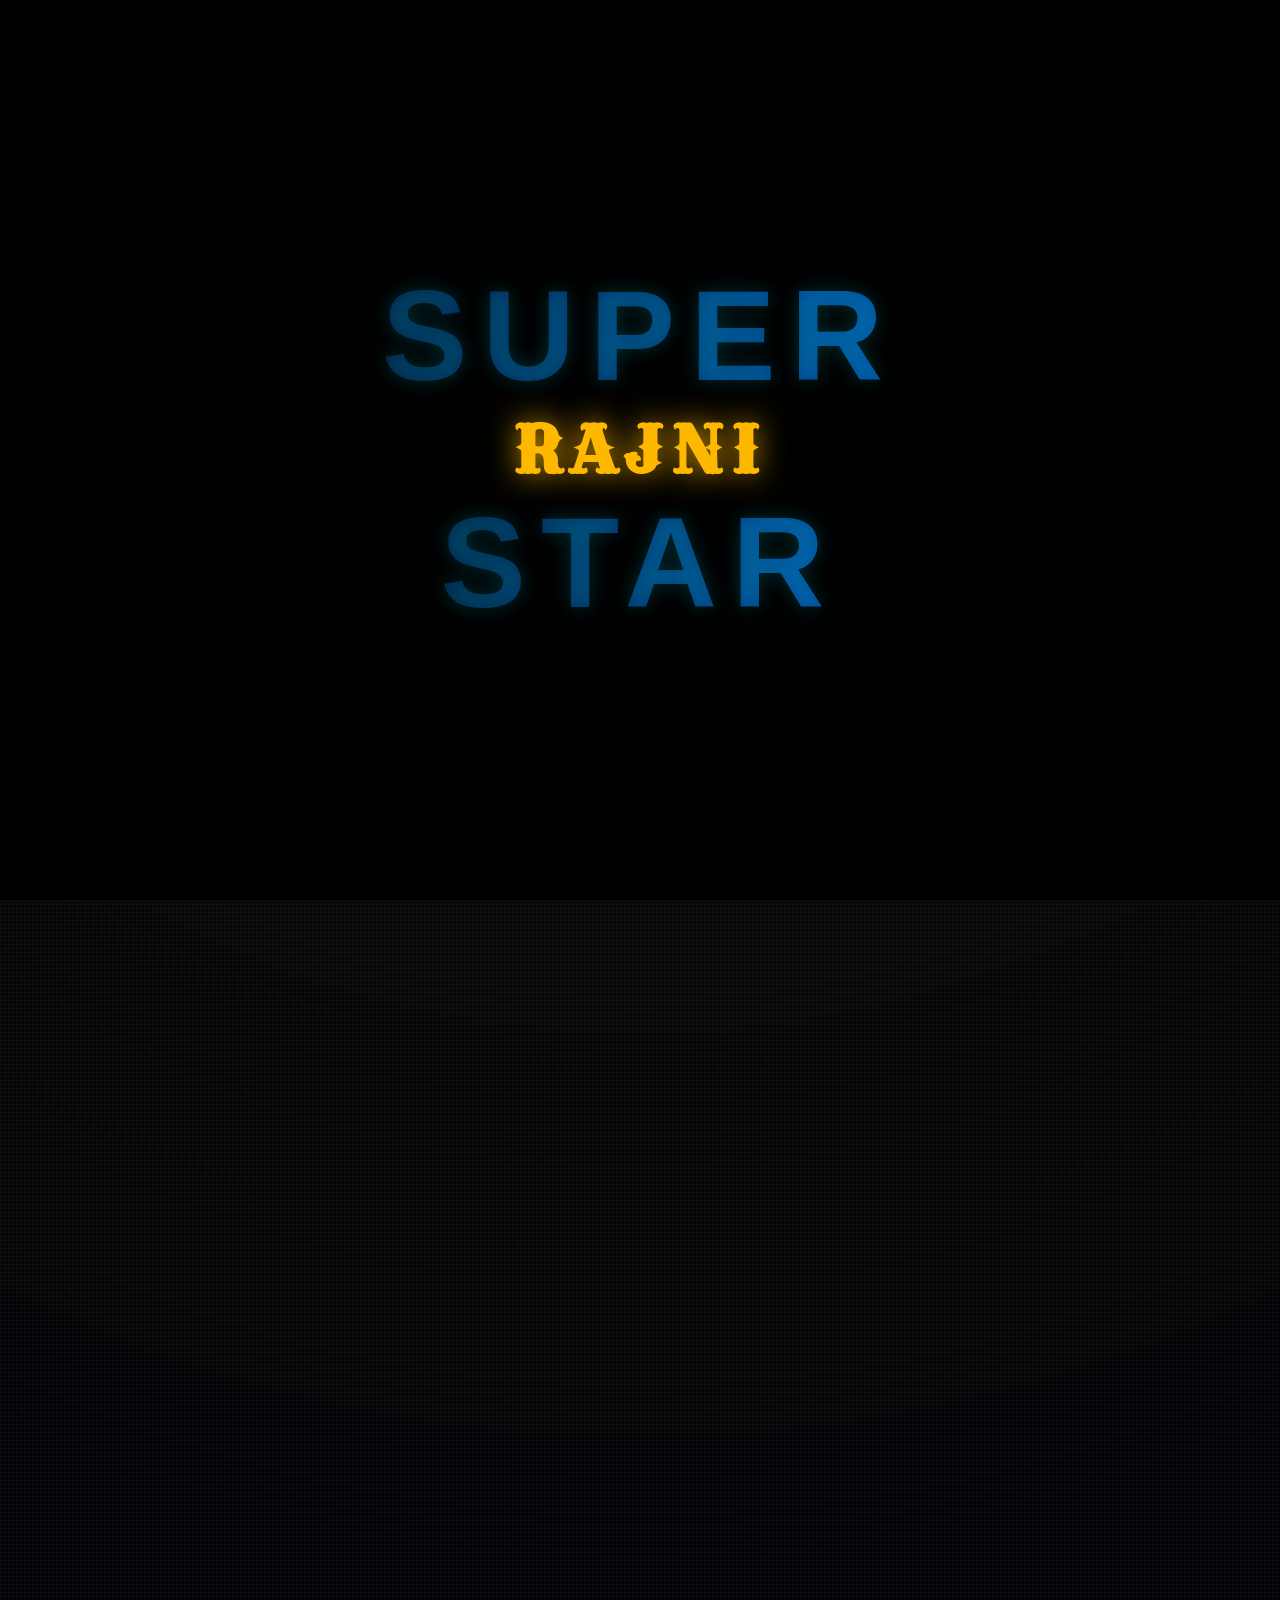
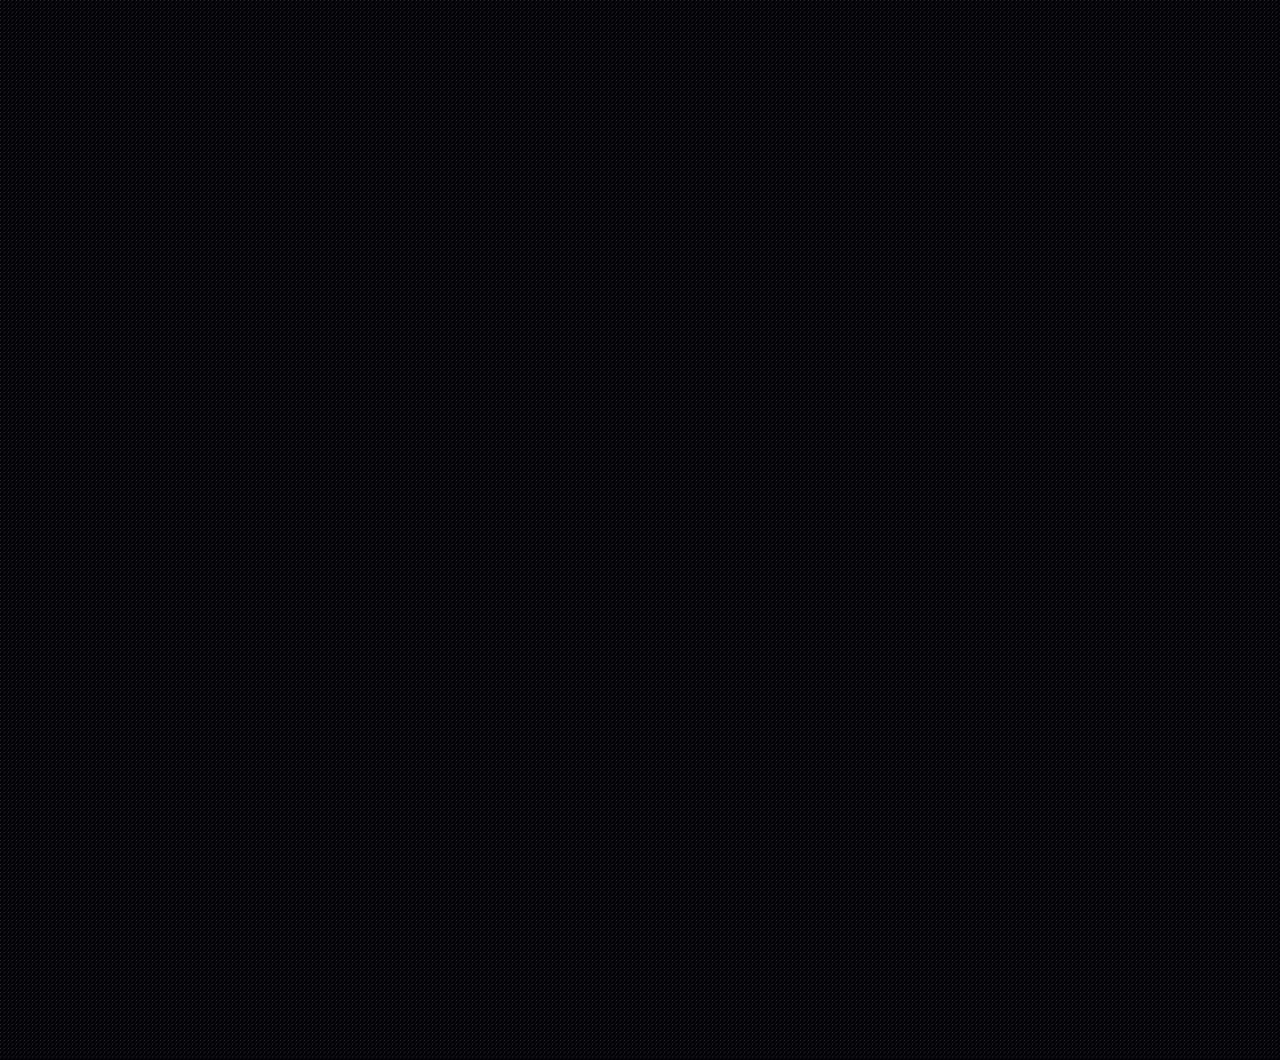
<file: index.html>
<!DOCTYPE html>
<html lang="en">
<head>
  <meta charset="UTF-8" />
  <meta name="viewport" content="width=device-width, initial-scale=1.0" />
  <title>THALAIVAR.AI — Superstar Rajinikanth</title>
  <meta name="description" content="The ultimate AI-powered fan platform dedicated to Superstar Rajinikanth. Movies, dialogues, analytics, and fan community." />
  <link rel="stylesheet" href="css/style.css" />
  <style>
    /* ── Hero Section ── */
    .hero {
      min-height: 100vh;
      display: flex;
      align-items: center;
      justify-content: center;
      position: relative;
      overflow: hidden;
      padding: 2rem;
      background: radial-gradient(circle at center, rgba(255,184,0,0.1) 0%, transparent 70%);
    }

    .hero-content {
      position: relative;
      z-index: 2;
      text-align: center;
      max-width: 1000px;
    }

    .hero-eyebrow {
      display: inline-flex;
      align-items: center;
      gap: 12px;
      background: rgba(0,0,0,0.8);
      border: 1px solid var(--gold-primary);
      border-radius: 4px;
      padding: 8px 24px;
      font-size: 0.9rem;
      font-weight: 800;
      color: var(--gold-primary);
      letter-spacing: 4px;
      text-transform: uppercase;
      margin-bottom: 2rem;
      box-shadow: inset 0 0 10px rgba(255,184,0,0.2);
    }

    .hero-title {
      font-family: 'Cinzel', serif;
      font-size: clamp(3rem, 8vw, 6rem);
      font-weight: 900;
      line-height: 1.1;
      margin-bottom: 1.5rem;
      text-transform: uppercase;
    }
    
    .hero-title .line1 {
      display: block;
      color: #FFF;
      font-size: clamp(1.2rem, 3vw, 2rem);
      letter-spacing: 10px;
      margin-bottom: 0.5rem;
      text-shadow: 2px 2px 5px #000;
    }

    .hero-title .line2 {
      display: block;
      color: transparent;
      background: linear-gradient(135deg, var(--gold-light), var(--gold-primary), var(--gold-dark));
      -webkit-background-clip: text;
      background-clip: text;
      filter: drop-shadow(0 0 20px rgba(255,184,0,0.5));
      letter-spacing: 5px;
    }

    .hero-subtitle {
      color: var(--text-secondary);
      font-size: clamp(1.1rem, 2vw, 1.3rem);
      max-width: 700px;
      margin: 0 auto 3rem;
      font-weight: 400;
      letter-spacing: 1px;
    }

    .hero-actions {
      display: flex;
      align-items: center;
      justify-content: center;
      gap: 1.5rem;
      flex-wrap: wrap;
    }

    .movies-grid {
      display: grid;
      grid-template-columns: repeat(auto-fill, minmax(220px, 1fr));
      gap: 2rem;
    }
    
    .movie-card {
      padding: 0;
      border: 2px solid #222;
      border-radius: 4px;
    }
    .movie-card:hover {
      border-color: var(--gold-primary);
    }
    .movie-poster-placeholder {
      width: 100%;
      aspect-ratio: 2/3;
      display: flex;
      flex-direction: column;
      align-items: center;
      justify-content: center;
      gap: 1rem;
      font-size: 4rem;
      background: #111;
      border-bottom: 2px solid #222;
    }
    .movie-info { padding: 1.5rem; background: #0A0A0A; }
    .movie-title { font-weight: 800; font-size: 1.1rem; color: var(--gold-primary); margin-bottom: 8px; text-transform: uppercase; letter-spacing: 1px; }
    .movie-meta { display: flex; justify-content: space-between; color: #FFF; font-weight: 600; font-size: 0.9rem; }
    
    /* Dialogue Section */
    .dialogue-showcase {
      background: #050508;
      border: 2px solid var(--gold-dark);
      border-radius: 4px;
      padding: 4rem;
      text-align: center;
      box-shadow: inset 0 0 50px rgba(255,184,0,0.05);
      position: relative;
    }
    .dialogue-text {
      font-family: 'Cinzel', serif;
      font-size: clamp(1.5rem, 4vw, 2.5rem);
      font-weight: 700;
      color: #FFF;
      line-height: 1.4;
      margin-bottom: 2rem;
      text-shadow: 2px 2px 10px rgba(0,0,0,0.8);
    }
    .dialogue-movie { color: var(--gold-primary); font-size: 1.2rem; font-weight: 700; letter-spacing: 3px; text-transform: uppercase; margin-bottom: 2rem; }
    
    /* Stats */
    .stats-grid { display: grid; grid-template-columns: repeat(auto-fit, minmax(200px, 1fr)); gap: 2rem; }
    .stat-card { background: #000; border: 1px solid var(--glass-border); padding: 3rem 2rem; text-align: center; }
    .stat-number { font-family: 'Cinzel', serif; font-size: 3rem; font-weight: 900; color: var(--gold-primary); line-height: 1; margin-bottom: 0.5rem; }
    .stat-label { color: #FFF; font-weight: 700; text-transform: uppercase; letter-spacing: 2px; font-size: 0.9rem; }
  </style>
</head>
<body>
  <!-- Intro Preloader -->
  <div class="preloader" id="preloader">
    <div class="super-star-intro">
      <span class="super-text">SUPER</span>
      <span class="rajini-text">RAJNI</span>
      <span class="super-text">STAR</span>
    </div>
  </div>

  <canvas id="particles-canvas"></canvas>

  <nav class="navbar" style="opacity: 0;" id="navbar">
    <a href="index.html" class="nav-logo">
      <div class="logo-icon">⭐</div>
      <span class="logo-text">THALAIVAR<span>.AI</span></span>
    </a>
    <ul class="nav-links" id="navLinks">
      <li><a href="index.html" class="active">HOME</a></li>
      <li><a href="movies.html">FILMOGRAPHY</a></li>
      <li><a href="dialogue.html">PUNCH DIALOGUES</a></li>
      <li><a href="analytics.html">BOX OFFICE</a></li>
      <li><a href="fan-arena.html" class="nav-cta">FAN ARENA</a></li>
    </ul>
  </nav>

  <main class="main-content" style="opacity: 0;" id="mainContent">
    <section class="hero">
      <div class="hero-container" style="display: flex; flex-wrap: wrap; align-items: center; justify-content: center; gap: 4rem; max-width: 1300px; margin: 0 auto; width: 100%;">
        <div class="hero-content" style="text-align: left; flex: 1; min-width: 300px; max-width: 600px;">
          <div class="hero-eyebrow">
            <span>🕶️</span> FDFS FAN PLATFORM <span>🕶️</span>
          </div>
          <h1 class="hero-title" style="font-size: clamp(2.5rem, 6vw, 5rem);">
            <span class="line1" style="text-align: left;">TRIBUTE TO THE</span>
            <span class="line2" style="text-align: left;">EMPEROR OF CINEMA</span>
          </h1>
          <p class="hero-subtitle" style="text-align: left; margin: 0 0 3rem 0;">
            From Apoorva Raagangal to Coolie. Explore 50 years of unmatched style, mass, and box office supremacy. 
          </p>
          <div class="hero-actions" style="justify-content: flex-start;">
            <a href="movies.html" class="btn btn-primary">🎬 View 170+ Movies</a>
            <a href="dialogue.html" class="btn btn-outline">💬 Read Dialogues</a>
          </div>
        </div>
        <div class="hero-image" style="flex: 1; min-width: 300px; display: flex; justify-content: center; position: relative;">
          <!-- Glowing effect behind image -->
          <div style="position: absolute; top: 50%; left: 50%; transform: translate(-50%, -50%); width: 80%; height: 80%; background: var(--super-blue); filter: blur(100px); opacity: 0.3; z-index: 0;"></div>
          
          <img src="assets/rajni.jpg" alt="Superstar Rajinikanth" style="position: relative; z-index: 1; max-width: 600px; width: 100%; height: 75vh; object-fit: cover; object-position: top; border-radius: 12px; box-shadow: 0 30px 80px rgba(0,0,0,0.9), 0 0 60px rgba(255,184,0,0.4), 0 0 120px rgba(0,229,255,0.2); border: 2px solid var(--gold-dark); filter: contrast(1.1) brightness(1.05);" />
        </div>
      </div>
    </section>

    <section class="section">
      <div class="badge badge-gold mb-2">Iconic Eras</div>
      <h2 class="section-title">Masterpieces <span>Timeline</span></h2>
      <p class="section-subtitle">Films that defined generations</p>
      <div class="movies-grid" id="featuredMovies"></div>
      <div style="text-align: center; margin-top: 3rem;">
        <a href="movies.html" class="btn btn-outline">EXPLORE FULL ARCHIVE</a>
      </div>
    </section>

    <section class="section" style="padding-top: 0;">
      <div class="dialogue-showcase">
        <div class="badge badge-red mb-2">Punch Dialogue</div>
        <p class="dialogue-text" id="dialogueText">"நான் ஒருத்தன் சொன்னா நூறு பேர் கேப்பாங்க,<br>நான் ஒரு கையை தூக்கினா நூறு கைகள் தூங்கும்!"</p>
        <p class="dialogue-movie" id="dialogueMovie">— BAASHA (1995)</p>
        <button class="btn btn-primary" onclick="randomDialogue()" id="randomDialogueBtn">🔥 ANOTHER PUNCH</button>
      </div>
    </section>

    <section class="section" style="padding-top:0; padding-bottom:4rem;">
      <div class="stats-grid">
        <div class="stat-card">
          <div class="stat-number">170+</div>
          <div class="stat-label">Movies</div>
        </div>
        <div class="stat-card">
          <div class="stat-number">₹10K Cr</div>
          <div class="stat-label">Box Office</div>
        </div>
        <div class="stat-card">
          <div class="stat-number">50+</div>
          <div class="stat-label">Years of Reign</div>
        </div>
      </div>
    </section>
  </main>

  <footer class="footer" style="opacity: 0;" id="footer">
    <div class="footer-brand">THALAIVAR.AI</div>
    <p style="color: var(--text-muted); font-size:0.9rem; font-weight: 600; text-transform: uppercase; letter-spacing: 1px;">Built By <span style="color: var(--gold-primary);">Selva Kumar S</span>, For Fans.</p>
  </footer>

  <script src="js/particles.js"></script>
  <script src="js/main.js"></script>
  <script src="js/home.js"></script>
  <script>
    // Handle Intro Preloader
    window.addEventListener('load', () => {
      setTimeout(() => {
        const preloader = document.getElementById('preloader');
        preloader.style.opacity = '0';
        setTimeout(() => {
          preloader.style.display = 'none';
          document.getElementById('navbar').style.opacity = '1';
          document.getElementById('mainContent').style.opacity = '1';
          document.getElementById('footer').style.opacity = '1';
        }, 1000);
      }, 3500); // 3.5 seconds of SUPER STAR intro
    });
  </script>
</body>
</html>
</file>
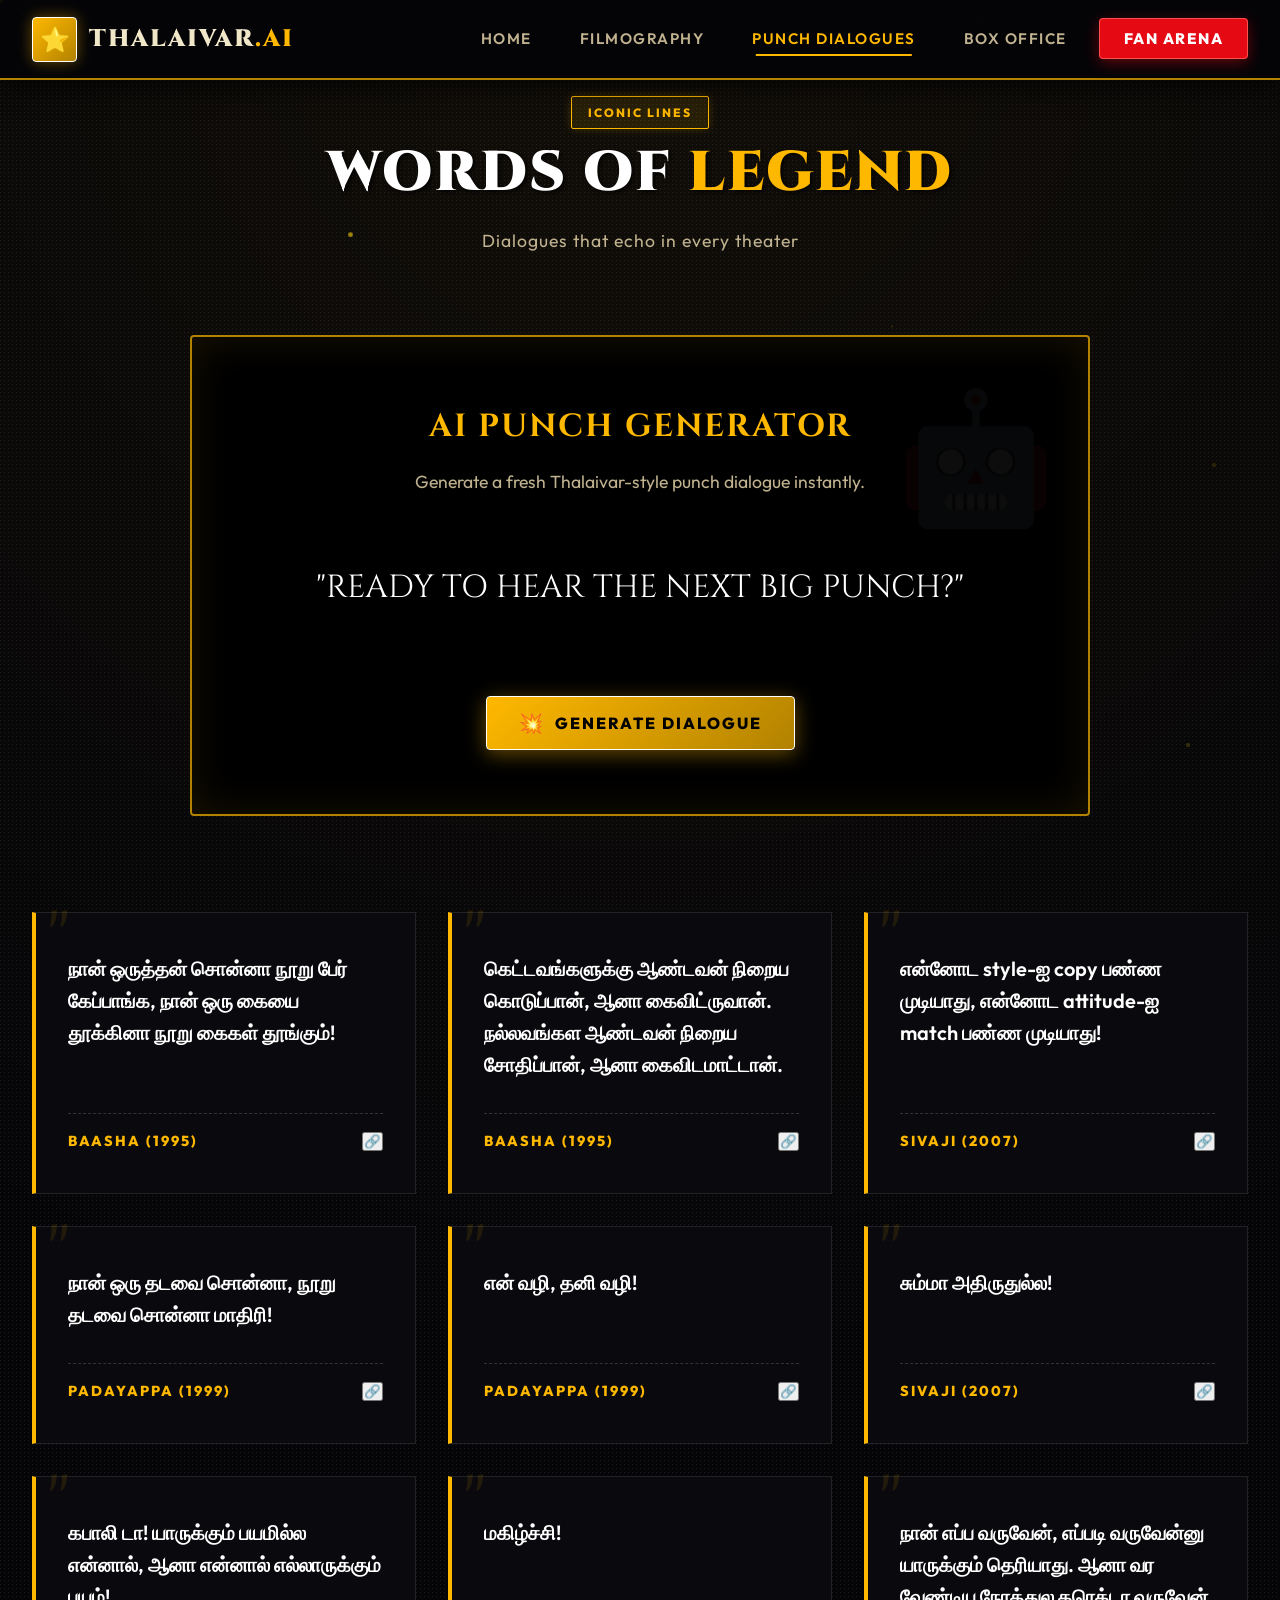
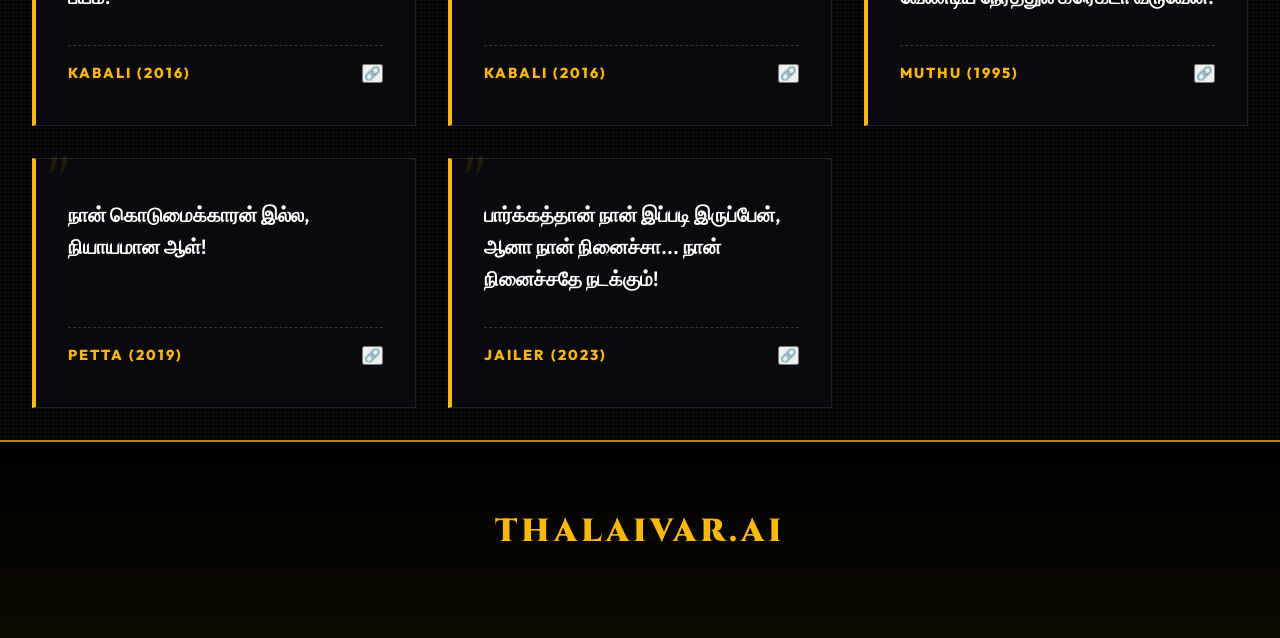
<file: dialogue.html>
<!DOCTYPE html>
<html lang="en">
<head>
  <meta charset="UTF-8" />
  <meta name="viewport" content="width=device-width, initial-scale=1.0" />
  <title>Punch Dialogues — THALAIVAR.AI</title>
  <link rel="stylesheet" href="css/style.css" />
  <style>
    .dialogue-header { text-align: center; padding: 6rem 2rem 2rem; }
    
    .ai-generator {
      max-width: 900px; margin: 0 auto 4rem;
      background: #000;
      border: 2px solid var(--gold-dark); border-radius: 4px; padding: 4rem;
      text-align: center; box-shadow: inset 0 0 40px rgba(255,184,0,0.1);
      position: relative;
    }
    .ai-generator::before {
      content: '🤖'; position: absolute; font-size: 8rem; opacity: 0.05; top: 1rem; right: 2rem;
    }
    
    .ai-result {
      font-family: 'Cinzel', serif; font-size: 2rem; color: #FFF; line-height: 1.5;
      margin: 2rem 0 3rem; min-height: 120px; display: flex; align-items: center; justify-content: center;
      text-shadow: 2px 2px 10px rgba(0,0,0,0.8);
    }
    
    .dialogues-grid {
      display: grid; grid-template-columns: repeat(auto-fill, minmax(320px, 1fr));
      gap: 2rem; padding: 2rem; max-width: 1300px; margin: 0 auto;
    }
    
    .dialogue-card {
      background: #0A0A0E; border: 1px solid #222; border-left: 4px solid var(--gold-primary);
      padding: 2.5rem 2rem; display: flex; flex-direction: column; position: relative;
      transition: var(--transition);
    }
    .dialogue-card:hover { border-color: var(--gold-primary); box-shadow: 0 10px 30px rgba(0,0,0,0.8); transform: translateY(-5px); }
    
    .dialogue-card::before {
      content: '"'; position: absolute; top: -10px; left: 10px;
      font-family: 'Cinzel', serif; font-size: 5rem; color: rgba(255,184,0,0.1); line-height: 1;
    }
    
    .dialogue-text { font-size: 1.25rem; font-weight: 600; color: #FFF; flex-grow: 1; margin-bottom: 2rem; line-height: 1.6; z-index: 1; }
    
    .dialogue-meta { display: flex; justify-content: space-between; align-items: center; border-top: 1px dashed #333; padding-top: 1rem; }
    
    .movie-tag { color: var(--gold-primary); font-size: 0.9rem; font-weight: 800; letter-spacing: 2px; text-transform: uppercase; }
  </style>
</head>
<body>
  <canvas id="particles-canvas"></canvas>

  <nav class="navbar">
    <a href="index.html" class="nav-logo">
      <div class="logo-icon">⭐</div>
      <span class="logo-text">THALAIVAR<span>.AI</span></span>
    </a>
    <ul class="nav-links" id="navLinks">
      <li><a href="index.html">HOME</a></li>
      <li><a href="movies.html">FILMOGRAPHY</a></li>
      <li><a href="dialogue.html" class="active">PUNCH DIALOGUES</a></li>
      <li><a href="analytics.html">BOX OFFICE</a></li>
      <li><a href="fan-arena.html" class="nav-cta">FAN ARENA</a></li>
    </ul>
  </nav>

  <main class="main-content">
    <div class="dialogue-header">
      <div class="badge badge-gold mb-2">Iconic Lines</div>
      <h1 class="section-title">Words of <span>Legend</span></h1>
      <p class="section-subtitle">Dialogues that echo in every theater</p>
    </div>
    
    <div class="section pt-0">
      <div class="ai-generator animate-fade-in">
        <h3 style="font-family:'Cinzel',serif; font-size:2rem; margin-bottom:1rem; color:var(--gold-primary); letter-spacing:2px; text-transform:uppercase;">AI Punch Generator</h3>
        <p style="color:var(--text-secondary); margin-bottom:2rem; font-size:1.1rem;">Generate a fresh Thalaivar-style punch dialogue instantly.</p>
        
        <div class="ai-result" id="aiDialogueResult">
          "READY TO HEAR THE NEXT BIG PUNCH?"
        </div>
        
        <button class="btn btn-primary" onclick="generateDialogue()">
          <span style="font-size:1.2rem;">💥</span> GENERATE DIALOGUE
        </button>
      </div>
      
      <div class="dialogues-grid" id="dialoguesGrid">
        <!-- Populated via JS -->
      </div>
    </div>
  </main>

  <footer class="footer">
    <div class="footer-brand">THALAIVAR.AI</div>
  </footer>

  <div class="toast-container" id="toastContainer"></div>

  <script src="js/particles.js"></script>
  <script src="js/main.js"></script>
  <script src="js/dialogue.js"></script>
</body>
</html>
</file>
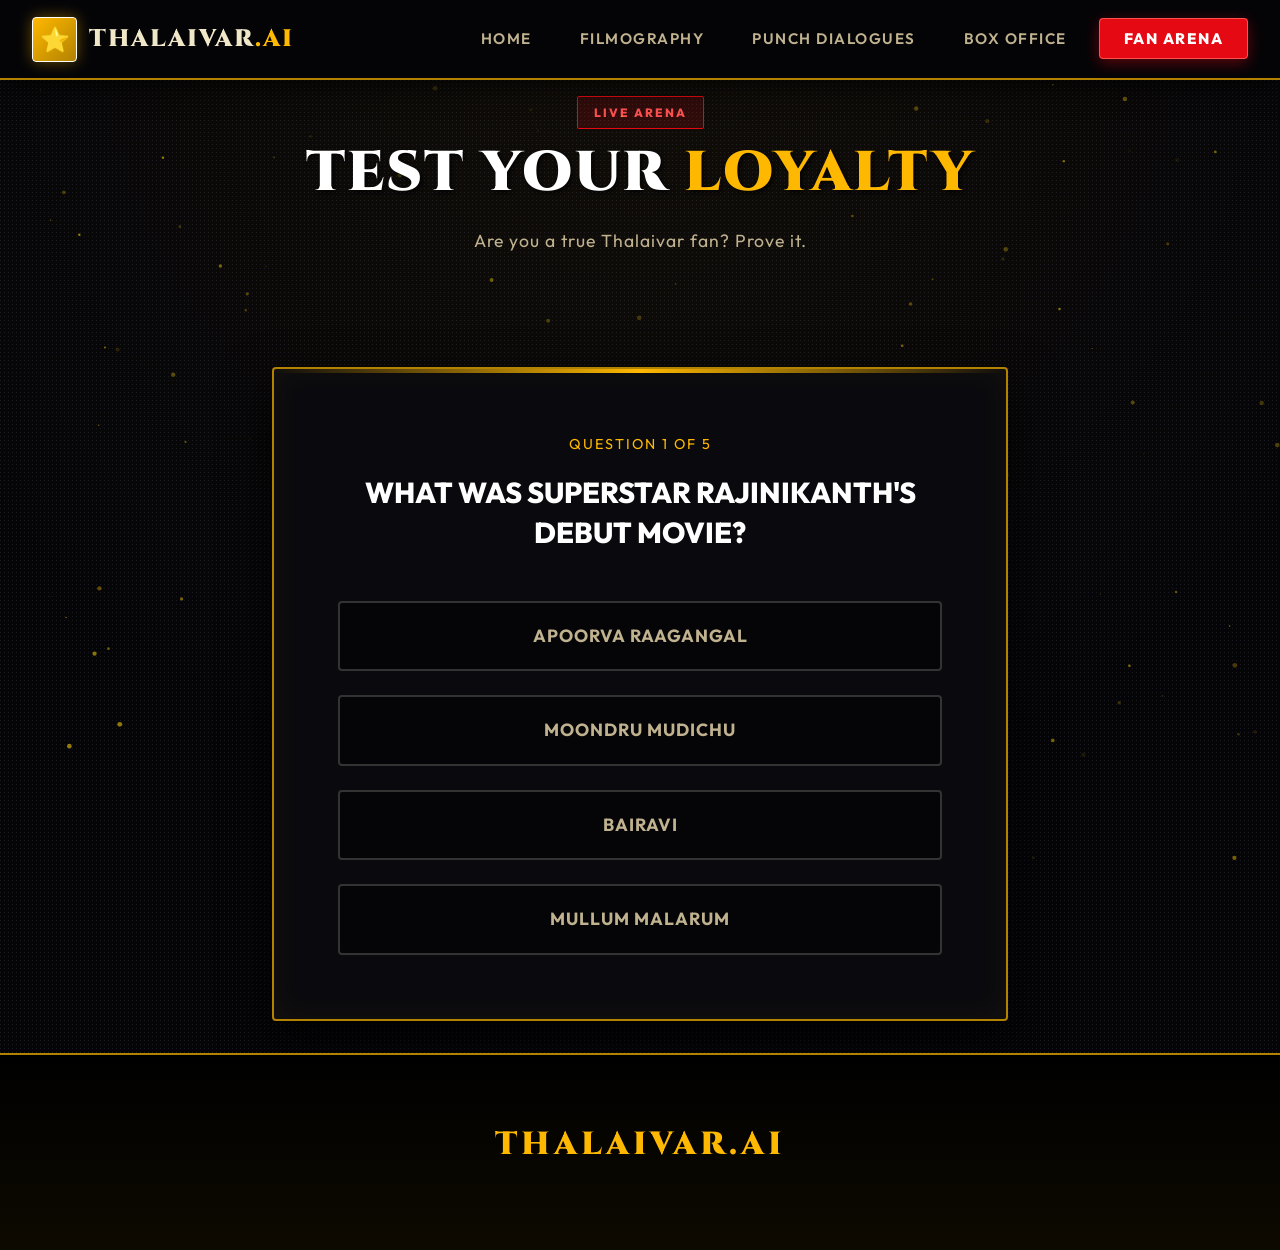
<file: fan-arena.html>
<!DOCTYPE html>
<html lang="en">
<head>
  <meta charset="UTF-8" />
  <meta name="viewport" content="width=device-width, initial-scale=1.0" />
  <title>Fan Arena — THALAIVAR.AI</title>
  <link rel="stylesheet" href="css/style.css" />
  <style>
    .arena-header { text-align: center; padding: 6rem 2rem 2rem; }
    
    .arena-container { max-width: 800px; margin: 0 auto; padding: 2rem; }
    
    .quiz-card {
      background: #0A0A0E;
      border: 2px solid var(--gold-dark);
      border-radius: 4px;
      padding: 4rem;
      text-align: center;
      box-shadow: 0 20px 50px rgba(0,0,0,0.9), inset 0 0 30px rgba(255,184,0,0.05);
      position: relative;
      overflow: hidden;
    }
    
    .quiz-card::before {
      content: ''; position: absolute; top: 0; left: 0; right: 0; height: 4px;
      background: linear-gradient(90deg, transparent, var(--gold-primary), transparent);
    }
    
    .quiz-question { font-size: 1.8rem; font-weight: 800; color: #FFF; margin-bottom: 3rem; text-transform: uppercase; line-height: 1.4; }
    
    .quiz-options { display: grid; grid-template-columns: 1fr; gap: 1.5rem; }
    
    .quiz-option {
      background: #050508; border: 2px solid #333; padding: 1.2rem; border-radius: 4px;
      cursor: pointer; transition: var(--transition); font-size: 1.1rem; font-weight: 700; color: var(--text-secondary);
      text-transform: uppercase; letter-spacing: 1px;
    }
    
    .quiz-option:hover { border-color: var(--gold-primary); background: rgba(255,184,0,0.1); color: var(--gold-primary); transform: translateX(10px); }
    
    .quiz-option.correct { background: rgba(0, 200, 100, 0.1); border-color: #00C864; color: #00C864; }
    .quiz-option.wrong { background: rgba(229, 9, 20, 0.1); border-color: var(--red-accent); color: var(--red-accent); }
    
    .score-display { font-family: 'Cinzel', serif; font-size: 4rem; color: var(--gold-primary); margin-top: 2rem; font-weight: 900; }
    
    #nextBtn { margin-top: 3rem; display: none; }
  </style>
</head>
<body>
  <canvas id="particles-canvas"></canvas>

  <nav class="navbar">
    <a href="index.html" class="nav-logo">
      <div class="logo-icon">⭐</div>
      <span class="logo-text">THALAIVAR<span>.AI</span></span>
    </a>
    <ul class="nav-links" id="navLinks">
      <li><a href="index.html">HOME</a></li>
      <li><a href="movies.html">FILMOGRAPHY</a></li>
      <li><a href="dialogue.html">PUNCH DIALOGUES</a></li>
      <li><a href="analytics.html">BOX OFFICE</a></li>
      <li><a href="fan-arena.html" class="nav-cta active">FAN ARENA</a></li>
    </ul>
  </nav>

  <main class="main-content">
    <div class="arena-header">
      <div class="badge badge-red mb-2">LIVE ARENA</div>
      <h1 class="section-title">TEST YOUR <span>LOYALTY</span></h1>
      <p class="section-subtitle">Are you a true Thalaivar fan? Prove it.</p>
    </div>
    
    <div class="arena-container">
      <div class="quiz-card animate-fade-in" id="quizContainer">
        <!-- Quiz content loaded here via JS -->
      </div>
    </div>
  </main>

  <footer class="footer mt-3">
    <div class="footer-brand">THALAIVAR.AI</div>
  </footer>

  <script src="js/particles.js"></script>
  <script src="js/main.js"></script>
  <script src="js/fan-arena.js"></script>
</body>
</html>
</file>
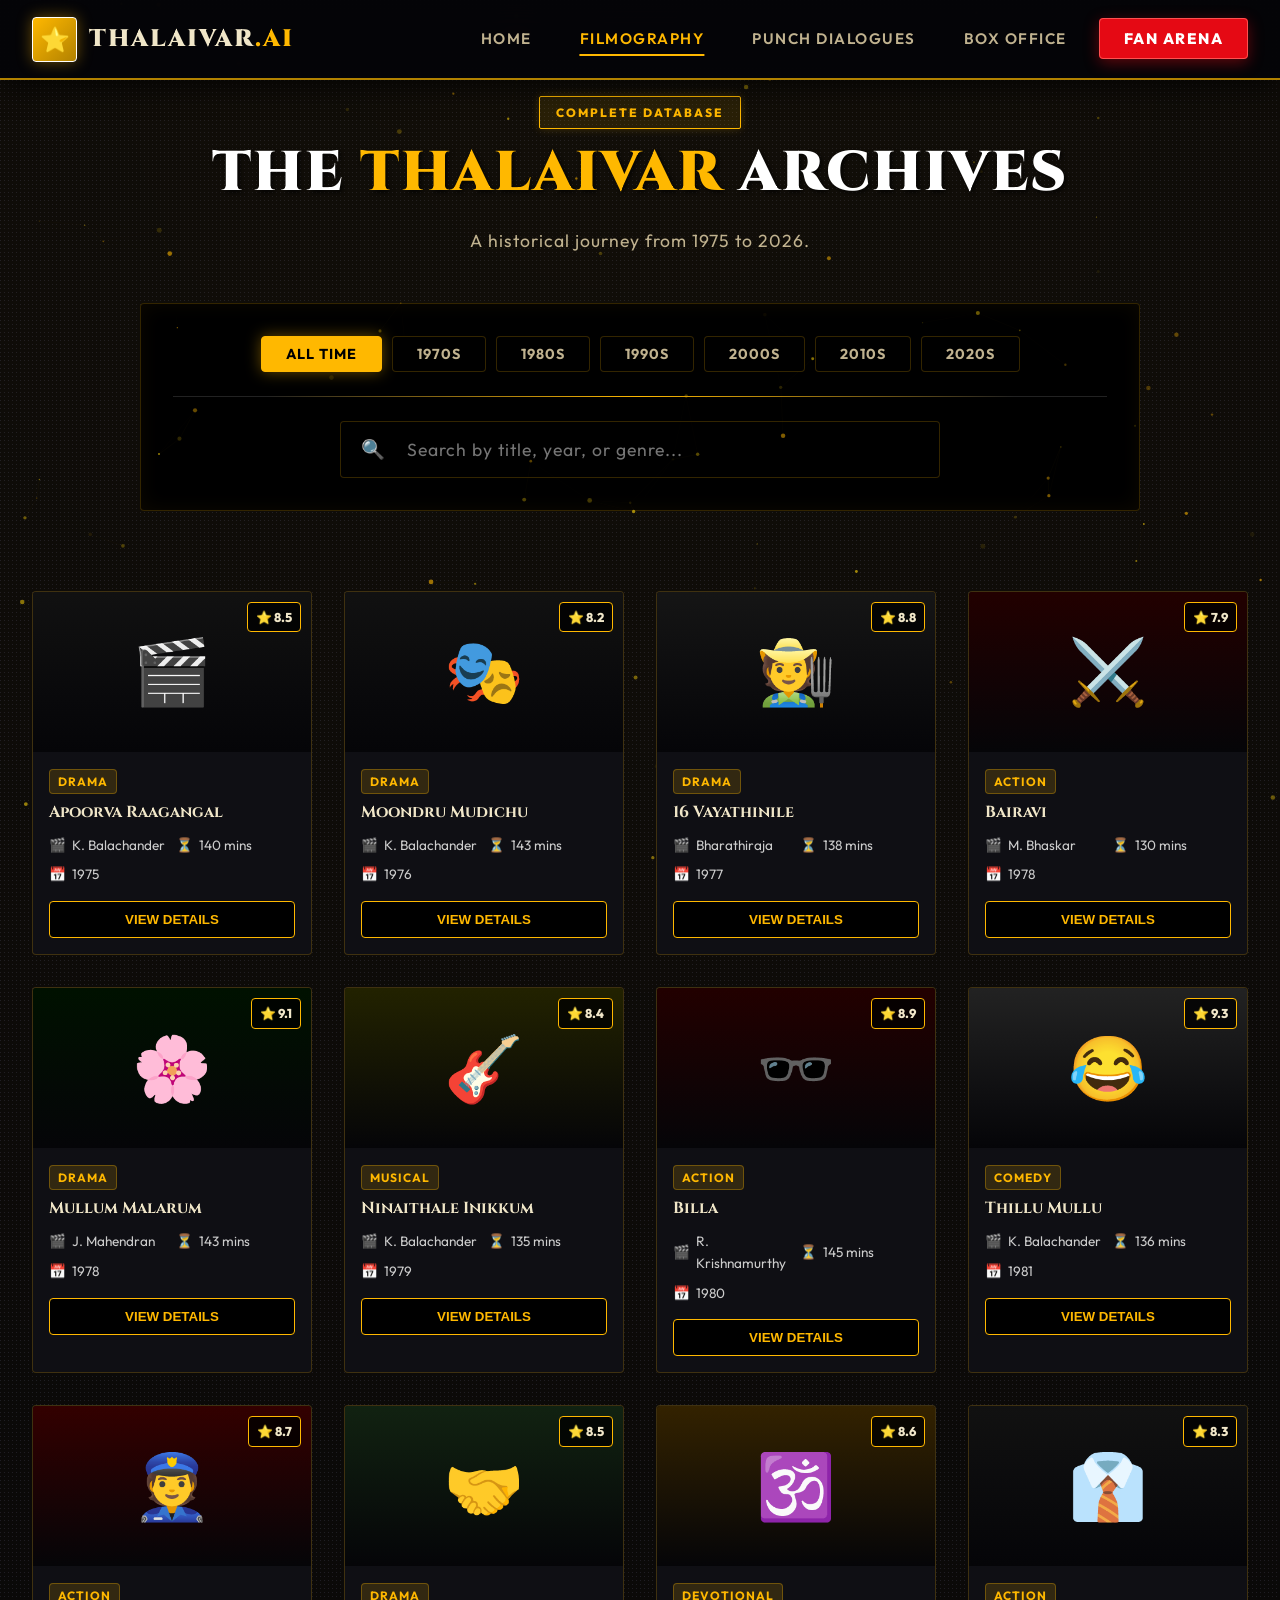
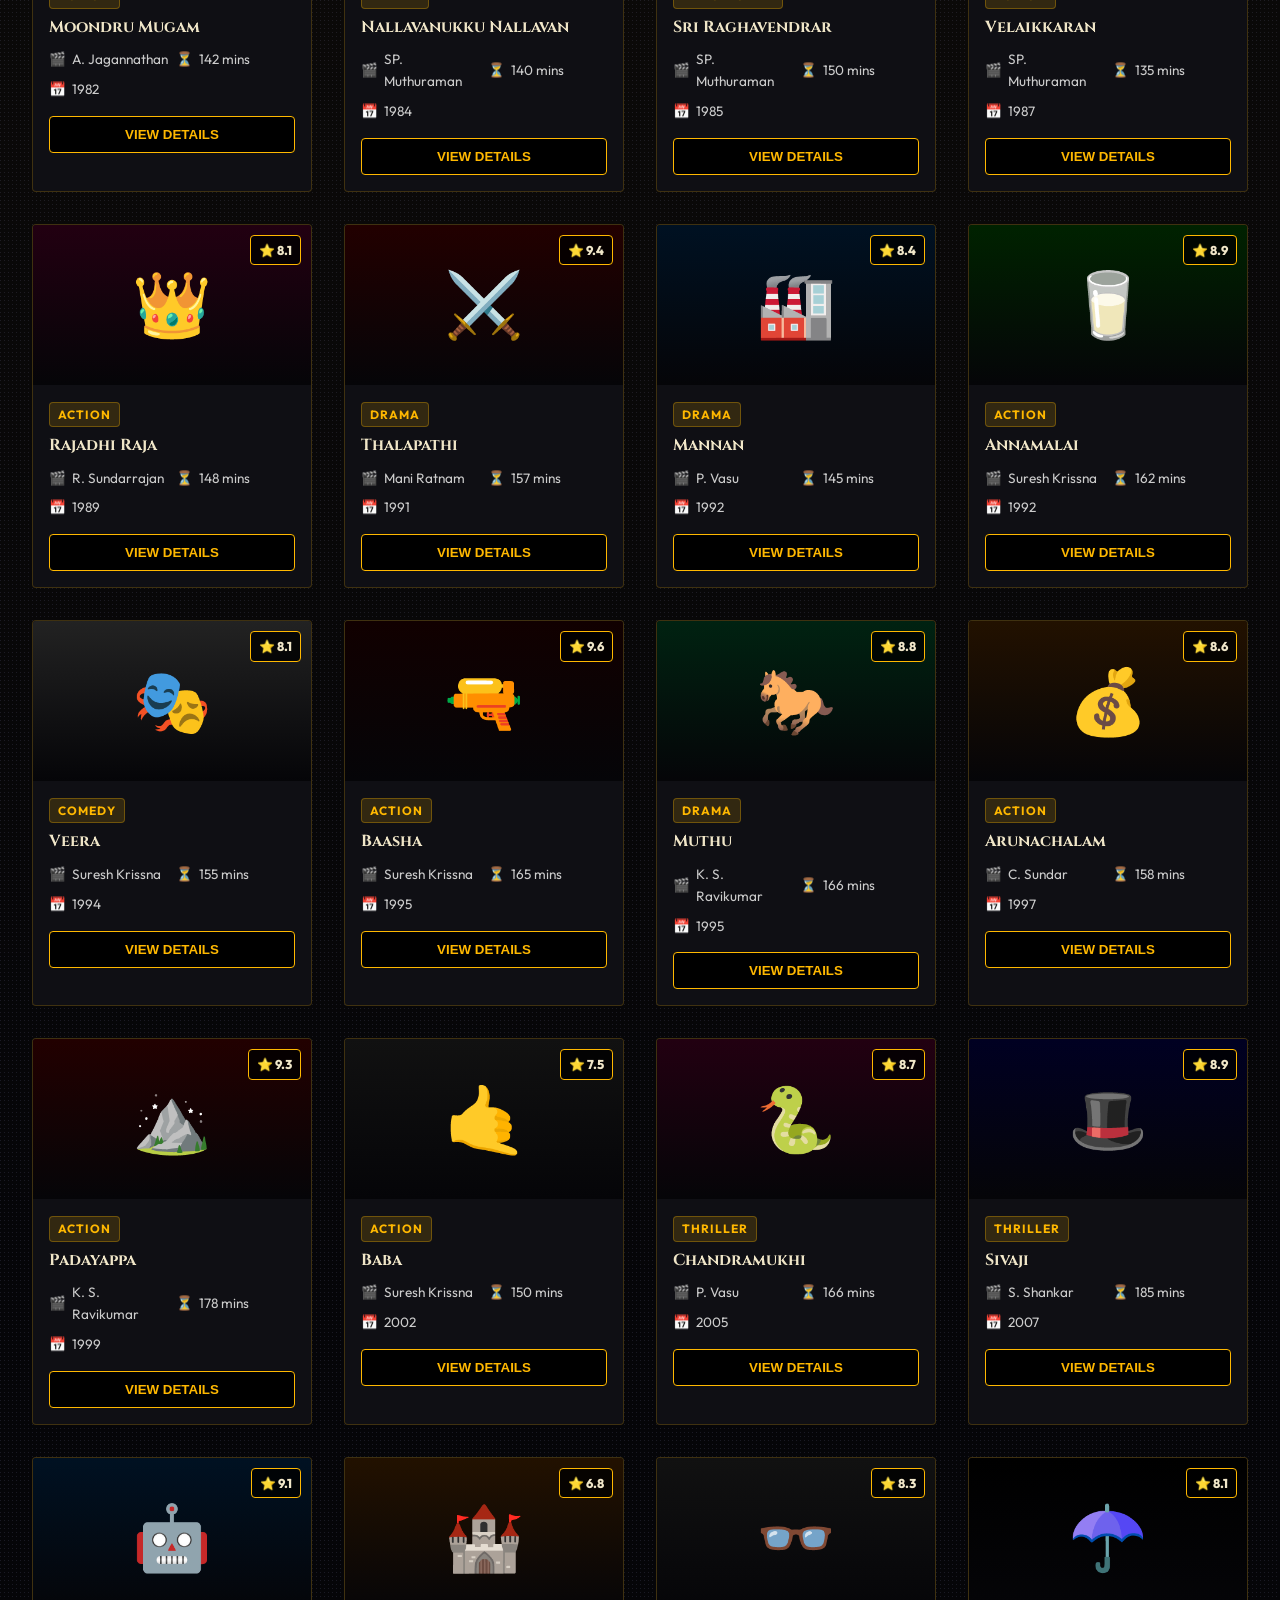
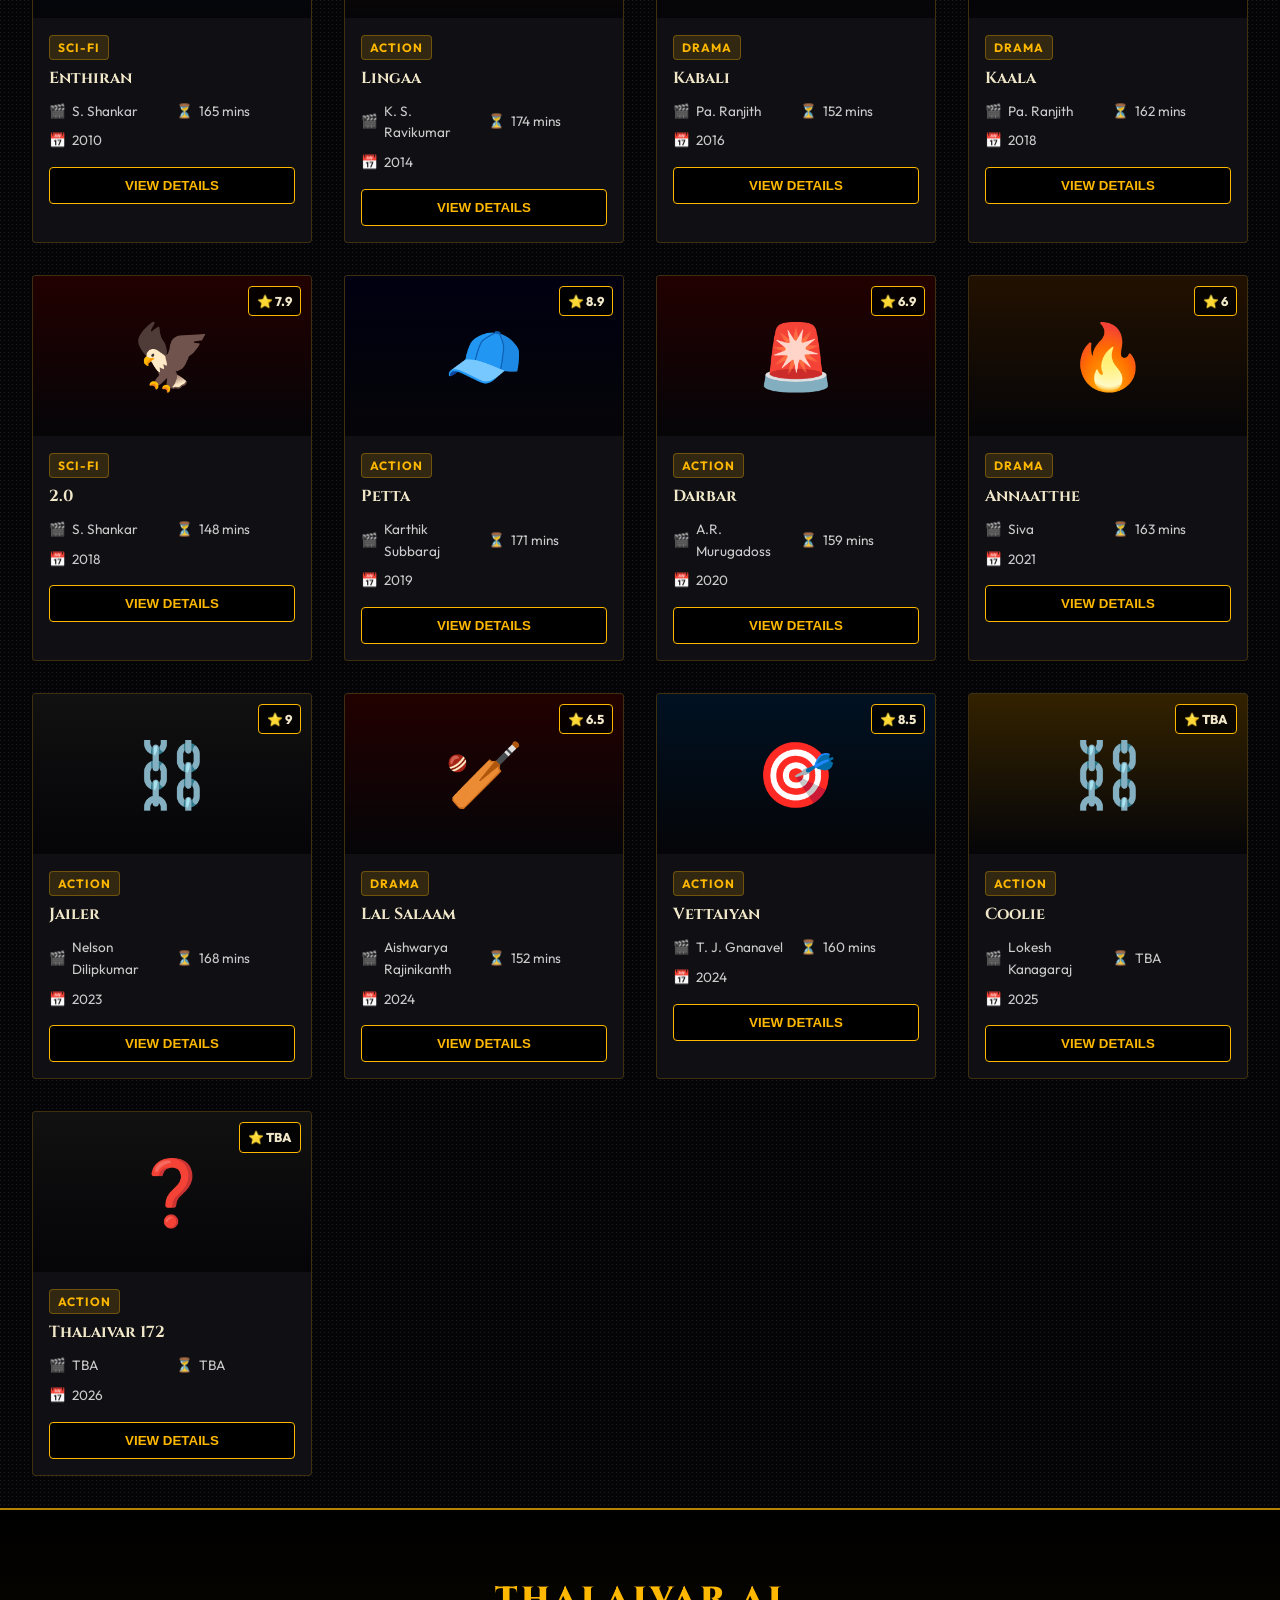
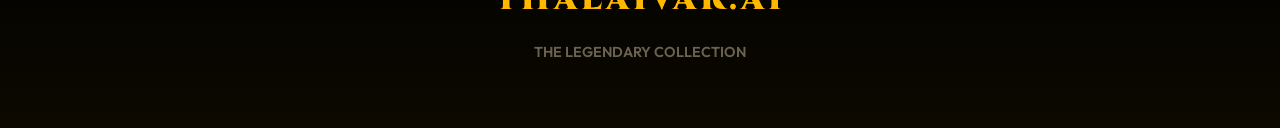
<file: movies.html>
<!DOCTYPE html>
<html lang="en">
<head>
  <meta charset="UTF-8" />
  <meta name="viewport" content="width=device-width, initial-scale=1.0" />
  <title>Filmography — THALAIVAR.AI</title>
  <link rel="stylesheet" href="css/style.css" />
  <style>
    .movies-header {
      padding: 6rem 2rem 1rem;
      max-width: 1300px;
      margin: 0 auto;
      text-align: center;
    }
    .movies-grid-full {
      display: grid;
      grid-template-columns: repeat(auto-fill, minmax(220px, 1fr));
      gap: 2rem;
      padding: 2rem;
      max-width: 1300px;
      margin: 0 auto;
    }
    .filters-container {
      background: #000;
      border: 1px solid var(--glass-border);
      border-radius: 4px;
      padding: 2rem;
      margin: 2rem auto;
      display: flex;
      flex-direction: column;
      align-items: center;
      gap: 1.5rem;
      box-shadow: inset 0 0 20px rgba(255,184,0,0.05);
      max-width: 1000px;
    }
    .era-timeline {
      display: flex;
      gap: 10px;
      flex-wrap: wrap;
      justify-content: center;
      width: 100%;
      border-bottom: 1px solid #222;
      padding-bottom: 1.5rem;
      position: relative;
    }
    /* Timeline line */
    .era-timeline::after {
      content: '';
      position: absolute;
      bottom: -1px;
      left: 10%;
      width: 80%;
      height: 1px;
      background: linear-gradient(90deg, transparent, var(--gold-primary), transparent);
    }
  </style>
</head>
<body>
  <canvas id="particles-canvas"></canvas>

  <nav class="navbar">
    <a href="index.html" class="nav-logo">
      <div class="logo-icon">⭐</div>
      <span class="logo-text">THALAIVAR<span>.AI</span></span>
    </a>
    <ul class="nav-links" id="navLinks">
      <li><a href="index.html">HOME</a></li>
      <li><a href="movies.html" class="active">FILMOGRAPHY</a></li>
      <li><a href="dialogue.html">PUNCH DIALOGUES</a></li>
      <li><a href="analytics.html">BOX OFFICE</a></li>
      <li><a href="fan-arena.html" class="nav-cta">FAN ARENA</a></li>
    </ul>
  </nav>

  <main class="main-content">
    <div class="movies-header">
      <div class="badge badge-gold mb-2">Complete Database</div>
      <h1 class="section-title">The <span>Thalaivar</span> Archives</h1>
      <p class="section-subtitle">A historical journey from 1975 to 2026.</p>
      
      <div class="filters-container">
        <!-- ERA FILTERS -->
        <div class="era-timeline" id="genreFilters">
          <button class="pill active" data-era="all">All Time</button>
          <button class="pill" data-era="1970s">1970s</button>
          <button class="pill" data-era="1980s">1980s</button>
          <button class="pill" data-era="1990s">1990s</button>
          <button class="pill" data-era="2000s">2000s</button>
          <button class="pill" data-era="2010s">2010s</button>
          <button class="pill" data-era="2020s">2020s</button>
        </div>
        
        <div class="search-bar" style="width: 100%; max-width: 600px; display:flex;">
          <span style="font-size:1.2rem; margin-right:10px;">🔍</span>
          <input type="text" id="searchInput" placeholder="Search by title, year, or genre..." style="background:transparent; border:none; color:#FFF; width:100%; outline:none; font-family:'Outfit'; font-size:1.1rem;" />
        </div>
      </div>
    </div>

    <div class="movies-grid-full animate-fade-in" id="moviesGrid">
      <!-- Loading placeholders -->
      <div class="movie-card" style="height: 330px; background:#111; border-color:#222;"></div>
      <div class="movie-card" style="height: 330px; background:#111; border-color:#222;"></div>
      <div class="movie-card" style="height: 330px; background:#111; border-color:#222;"></div>
      <div class="movie-card" style="height: 330px; background:#111; border-color:#222;"></div>
    </div>
  </main>

  <footer class="footer">
    <div class="footer-brand">THALAIVAR.AI</div>
    <p style="color: var(--text-muted); font-size:0.9rem; font-weight: 600; text-transform: uppercase;">The Legendary Collection</p>
  </footer>

  <!-- Movie Details Modal -->
  <div id="movieModal" class="modal-overlay">
    <div class="modal-content animate-fade-in">
      <button class="modal-close" onclick="closeModal()">✕</button>
      <div class="modal-header" id="modalHeader">
        <div class="modal-emoji" id="modalEmoji">🎬</div>
        <div>
          <h2 id="modalTitle">Movie Title</h2>
          <div class="badge badge-gold" id="modalRating">⭐ 8.5</div>
        </div>
      </div>
      <div class="modal-body">
        <div class="movie-meta-grid" style="margin-bottom: 2rem;">
          <div class="meta-item"><span class="meta-icon">🎬</span><span id="modalDirector">Director</span></div>
          <div class="meta-item"><span class="meta-icon">⏳</span><span id="modalRuntime">Runtime</span></div>
          <div class="meta-item"><span class="meta-icon">📅</span><span id="modalYear">Year</span></div>
          <div class="meta-item"><span class="meta-icon">🎭</span><span id="modalGenre">Genre</span></div>
        </div>
        <p style="color: var(--text-secondary); line-height: 1.6; margin-bottom: 2rem;">
          "A legendary performance by Superstar Rajinikanth that broke box office records and defined an era of Tamil cinema."
        </p>
      </div>
    </div>
  </div>

  <script src="js/particles.js"></script>
  <script src="js/main.js"></script>
  <script src="js/movies.js"></script>
</body>
</html>
</file>
<file: css/style.css>
/* ================================================
   THALAIVAR.AI - FDFS Rajini Fan Theme
   Ultra-Cinematic Dark + Gold + Blue Intro
   ================================================ */

@import url('https://fonts.googleapis.com/css2?family=Outfit:wght@300;400;500;600;700;800;900&family=Cinzel:wght@400;600;700;900&family=Rye&display=swap');

/* ── CSS Variables ── */
:root {
  --gold-primary: #FFB800;
  --gold-light: #FFD60A;
  --gold-dark: #B28200;
  --super-blue: #00E5FF;
  --super-blue-dark: #00509E;
  --red-accent: #E50914; /* Cinematic Netflix Red */
  
  --bg-dark: #050508;
  --bg-card: #0F0F14;
  --bg-card2: #16161D;
  --glass-bg: rgba(255, 255, 255, 0.02);
  --glass-border: rgba(255, 184, 0, 0.2);
  
  --text-primary: #F0E6C8;
  --text-secondary: #C0B28F;
  --text-muted: #6B6252;
  
  --nav-height: 80px;
  --radius: 4px; /* Sharper edges for cinematic feel */
  --radius-sm: 2px;
  
  --shadow-gold: 0 0 20px rgba(255, 184, 0, 0.15);
  --shadow-blue: 0 0 30px rgba(0, 229, 255, 0.4);
  --shadow-card: 0 10px 40px rgba(0, 0, 0, 0.8);
  
  --transition: all 0.3s cubic-bezier(0.25, 0.46, 0.45, 0.94);
}

/* ── Reset ── */
*, *::before, *::after { box-sizing: border-box; margin: 0; padding: 0; }
html { scroll-behavior: smooth; }
body {
  font-family: 'Outfit', sans-serif;
  background-color: var(--bg-dark);
  color: var(--text-primary);
  min-height: 100vh;
  overflow-x: hidden;
  line-height: 1.6;
  background-image: radial-gradient(circle at 50% 0%, rgba(255,184,0,0.05) 0%, transparent 60%),
                    url('[data-uri]');
  /* Tiny grid noise pattern for grit */
}

::-webkit-scrollbar { width: 8px; }
::-webkit-scrollbar-track { background: var(--bg-dark); }
::-webkit-scrollbar-thumb { background: var(--gold-dark); border-radius: 4px; }
::-webkit-scrollbar-thumb:hover { background: var(--gold-primary); }

#particles-canvas {
  position: fixed;
  top: 0; left: 0;
  width: 100%; height: 100%;
  z-index: 0;
  pointer-events: none;
}

/* ── PRELOADER: SUPER STAR Intro ── */
.preloader {
  position: fixed;
  inset: 0;
  background: #000;
  z-index: 99999;
  display: flex;
  flex-direction: column;
  align-items: center;
  justify-content: center;
  transition: opacity 1s ease-out;
}

.super-star-intro {
  font-family: 'Arial Black', sans-serif;
  font-size: clamp(3rem, 10vw, 8rem);
  font-weight: 900;
  display: flex;
  flex-direction: column;
  align-items: center;
  letter-spacing: 15px;
  line-height: 1.1;
  text-transform: uppercase;
}

.super-text {
  color: transparent;
  background: linear-gradient(90deg, #002244, #00509E, #00E5FF, #FFFFFF);
  -webkit-background-clip: text;
  background-clip: text;
  background-size: 300% 100%;
  animation: laserSweep 3s infinite linear, pulseBlue 2s infinite alternate;
  text-shadow: 0 0 20px rgba(0, 229, 255, 0.2);
}

.star-text {
  color: transparent;
  background: linear-gradient(135deg, #B28200, #FFB800, #FFD60A, #FFFFFF);
  -webkit-background-clip: text;
  background-clip: text;
  background-size: 300% 100%;
  animation: laserSweep 3s infinite linear reverse;
  filter: drop-shadow(0 0 15px rgba(255, 184, 0, 0.4));
  margin-top: -10px;
}

.rajini-text {
  font-family: 'Rye', cursive;
  font-size: clamp(1.5rem, 5vw, 4rem);
  color: var(--gold-primary);
  margin: 0.5rem 0;
  letter-spacing: 8px;
  opacity: 0;
  transform: scale(0.8);
  animation: popInGold 1s forwards 1.5s;
}

@keyframes laserSweep {
  0% { background-position: 100% 0; }
  100% { background-position: -100% 0; }
}
@keyframes pulseBlue {
  0% { text-shadow: 0 0 10px rgba(0, 229, 255, 0.3); }
  100% { text-shadow: 0 0 30px rgba(0, 229, 255, 0.8), 0 0 60px rgba(0, 229, 255, 0.5); }
}
@keyframes popInGold {
  to { opacity: 1; transform: scale(1); text-shadow: 0 0 30px rgba(255,184,0,0.8); }
}

/* ── Navigation ── */
.navbar {
  position: fixed;
  top: 0; left: 0; right: 0;
  height: var(--nav-height);
  background: rgba(5, 5, 8, 0.95);
  backdrop-filter: blur(15px);
  border-bottom: 2px solid var(--gold-dark);
  z-index: 1000;
  display: flex;
  align-items: center;
  padding: 0 2rem;
  gap: 2rem;
  box-shadow: 0 4px 30px rgba(0,0,0,0.8);
}

.nav-logo { display: flex; align-items: center; gap: 12px; text-decoration: none; }
.nav-logo .logo-icon {
  width: 45px; height: 45px;
  background: linear-gradient(135deg, var(--gold-primary), var(--gold-dark));
  border-radius: 4px;
  display: flex; align-items: center; justify-content: center;
  font-size: 1.5rem;
  box-shadow: 0 0 15px rgba(255, 184, 0, 0.4);
  border: 1px solid #FFF;
}
.nav-logo .logo-text {
  font-family: 'Cinzel', serif;
  font-size: 1.5rem; font-weight: 900;
  color: var(--text-primary);
  letter-spacing: 2px;
}
.nav-logo .logo-text span { color: var(--gold-primary); }

.nav-links { display: flex; align-items: center; gap: 1rem; list-style: none; margin-left: auto; }
.nav-links a {
  text-decoration: none; color: var(--text-secondary);
  font-size: 0.95rem; font-weight: 600; text-transform: uppercase; letter-spacing: 1.5px;
  padding: 8px 16px; border-radius: var(--radius-sm);
  transition: var(--transition);
  position: relative;
}
.nav-links a::after {
  content: ''; position: absolute; bottom: 0; left: 50%; transform: translateX(-50%);
  width: 0; height: 2px; background: var(--gold-primary); transition: var(--transition);
}
.nav-links a:hover { color: var(--gold-primary); }
.nav-links a:hover::after, .nav-links a.active::after { width: 80%; }
.nav-links a.active { color: var(--gold-primary); }

.nav-cta {
  background: var(--red-accent) !important;
  color: #FFF !important; font-weight: 800 !important;
  padding: 10px 24px !important;
  border-radius: 4px !important;
  border: 1px solid #FF5050;
  box-shadow: 0 4px 15px rgba(229, 9, 20, 0.4) !important;
}
.nav-cta::after { display: none; }
.nav-cta:hover { transform: translateY(-2px) scale(1.05); box-shadow: 0 6px 20px rgba(229, 9, 20, 0.6) !important; }

/* ── Typography & Headers ── */
.section-title {
  font-family: 'Cinzel', serif;
  font-size: clamp(2rem, 5vw, 3.5rem);
  font-weight: 900; color: #FFF; margin-bottom: 0.5rem;
  text-transform: uppercase; letter-spacing: 2px;
  text-shadow: 2px 2px 4px rgba(0,0,0,0.8);
}
.section-title span { color: var(--gold-primary); }
.section-subtitle { color: var(--text-secondary); font-size: 1.1rem; margin-bottom: 3rem; letter-spacing: 1px; }

/* ── Cards (Vintage Film Strip / Cinematic Style) ── */
.card {
  background: var(--bg-card);
  border: 1px solid var(--glass-border);
  border-radius: var(--radius);
  padding: 1.5rem;
  transition: var(--transition);
  position: relative; overflow: hidden;
  box-shadow: inset 0 0 20px rgba(0,0,0,0.5);
}
.card:hover {
  border-color: var(--gold-primary);
  transform: translateY(-5px) scale(1.02);
  box-shadow: var(--shadow-gold), 0 15px 40px rgba(0,0,0,0.9);
  z-index: 10;
}

/* ── Buttons (Aggressive Cinematic) ── */
.btn {
  display: inline-flex; align-items: center; justify-content: center; gap: 10px;
  padding: 14px 32px; border-radius: 4px;
  font-family: 'Outfit', sans-serif; font-weight: 800; font-size: 1rem; text-transform: uppercase; letter-spacing: 2px;
  cursor: pointer; transition: var(--transition); text-decoration: none; border: none; outline: none;
  position: relative; overflow: hidden;
}
.btn-primary {
  background: linear-gradient(135deg, var(--gold-primary), var(--gold-dark));
  color: #000; border: 1px solid #FFF;
  box-shadow: 0 4px 20px rgba(255, 184, 0, 0.4);
}
.btn-primary:hover { transform: translateY(-3px); box-shadow: 0 8px 30px rgba(255, 184, 0, 0.6); }
.btn-outline { background: rgba(0,0,0,0.5); border: 2px solid var(--gold-primary); color: var(--gold-primary); }
.btn-outline:hover { background: var(--gold-primary); color: #000; }

/* ── Badges ── */
.badge { display: inline-flex; align-items: center; gap: 6px; padding: 6px 16px; border-radius: 2px; font-size: 0.75rem; font-weight: 800; text-transform: uppercase; letter-spacing: 2px; }
.badge-gold { background: rgba(255, 184, 0, 0.1); border: 1px solid var(--gold-primary); color: var(--gold-primary); box-shadow: 0 0 10px rgba(255,184,0,0.2); }
.badge-blue { background: rgba(0, 229, 255, 0.1); border: 1px solid var(--super-blue); color: var(--super-blue); }
.badge-red { background: rgba(229, 9, 20, 0.15); border: 1px solid var(--red-accent); color: #FF5050; }

/* ── Search & Filters ── */
.search-bar {
  background: #000; border: 1px solid var(--glass-border);
  border-radius: 4px; padding: 12px 20px; gap: 12px;
}
.search-bar:focus-within { border-color: var(--gold-primary); box-shadow: 0 0 15px rgba(255, 184, 0, 0.2); }
.search-bar input { font-size: 1rem; letter-spacing: 1px; }

.filter-pills { display: flex; gap: 1rem; flex-wrap: wrap; margin-bottom: 2.5rem; }
.pill {
  padding: 8px 24px; border-radius: 4px; border: 1px solid var(--glass-border);
  background: #000; color: var(--text-secondary);
  font-family: 'Outfit', sans-serif; font-size: 0.9rem; font-weight: 700; text-transform: uppercase; letter-spacing: 1px;
  cursor: pointer; transition: var(--transition);
}
.pill:hover, .pill.active { border-color: var(--gold-primary); color: #000; background: var(--gold-primary); box-shadow: 0 0 15px rgba(255,184,0,0.4); }

/* ── Animations ── */
@keyframes slideUpFade { from { opacity: 0; transform: translateY(40px); } to { opacity: 1; transform: translateY(0); } }
.animate-fade-in { animation: slideUpFade 0.8s cubic-bezier(0.2, 0.8, 0.2, 1) forwards; }

/* ── Movie Details Modal ── */
.modal-overlay {
  position: fixed; top: 0; left: 0; width: 100%; height: 100%;
  background: rgba(0, 0, 0, 0.85); backdrop-filter: blur(5px);
  z-index: 100000;
  display: flex; align-items: center; justify-content: center;
  opacity: 0; pointer-events: none; transition: opacity 0.3s;
}
.modal-overlay.active { opacity: 1; pointer-events: auto; }
.modal-content {
  background: var(--bg-card); border: 2px solid var(--gold-dark);
  border-radius: 8px; width: 90%; max-width: 500px;
  position: relative; box-shadow: 0 10px 50px rgba(0,0,0,0.9), 0 0 30px rgba(255,184,0,0.2);
  transform: translateY(20px); transition: transform 0.3s;
}
.modal-overlay.active .modal-content { transform: translateY(0); }
.modal-close {
  position: absolute; top: 15px; right: 15px;
  background: transparent; border: none; color: #FFF; font-size: 1.5rem;
  cursor: pointer; transition: var(--transition);
}
.modal-close:hover { color: var(--gold-primary); transform: scale(1.1); }
.modal-header {
  padding: 2rem; border-bottom: 1px solid var(--glass-border);
  display: flex; gap: 1.5rem; align-items: center;
}
.modal-emoji {
  width: 80px; height: 100px; background: linear-gradient(180deg, #111, #000);
  border: 1px solid var(--gold-primary); border-radius: 4px;
  display: flex; align-items: center; justify-content: center; font-size: 3rem;
  box-shadow: 0 0 15px rgba(255,184,0,0.3);
}
.modal-header h2 { font-family: 'Cinzel', serif; font-size: 1.8rem; line-height: 1.2; margin-bottom: 0.5rem; }
.modal-body { padding: 2rem; }

/* ── Toast Notifications ── */
#toastContainer {
  position: fixed;
  bottom: 30px;
  right: 30px;
  display: flex;
  flex-direction: column;
  gap: 10px;
  z-index: 99999;
}
.toast {
  background: rgba(5, 5, 8, 0.95);
  border: 1px solid var(--gold-primary);
  color: var(--text-primary);
  padding: 12px 24px;
  border-radius: 4px;
  box-shadow: 0 5px 20px rgba(255, 184, 0, 0.3);
  display: flex;
  align-items: center;
  gap: 12px;
  font-weight: 600;
  animation: slideUpFade 0.3s ease-out forwards;
}

/* ── Cinematic Footer ── */
.footer {
  background: #000; border-top: 2px solid var(--gold-dark); padding: 4rem 2rem; text-align: center; position: relative;
  background-image: linear-gradient(0deg, rgba(255,184,0,0.05) 0%, transparent 100%);
}
.footer-brand {
  font-family: 'Cinzel', serif; font-size: 2rem; font-weight: 900;
  color: var(--gold-primary); letter-spacing: 4px; margin-bottom: 1rem;
}

/* ── Data-Rich Movie Cards ── */
.movie-meta-grid {
  display: grid;
  grid-template-columns: 1fr 1fr;
  gap: 8px;
  margin: 12px 0;
  font-size: 0.85rem;
  color: #CCC;
}
/* ── Movie Cards ── */
.movie-card {
  background: var(--bg-card);
  border: 1px solid var(--glass-border);
  border-radius: var(--radius);
  overflow: hidden;
  transition: var(--transition);
  cursor: pointer;
}
.movie-card:hover {
  border-color: var(--gold-primary);
  transform: translateY(-5px);
  box-shadow: 0 0 20px rgba(255,184,0,0.25), 0 15px 40px rgba(0,0,0,0.9);
}
.movie-poster-placeholder {
  height: 160px;
  display: flex;
  align-items: center;
  justify-content: center;
  font-size: 4rem;
  position: relative;
}
.movie-info {
  padding: 1rem;
}
.movie-title {
  font-family: 'Cinzel', serif;
  font-size: 1rem;
  font-weight: 700;
  color: var(--text-primary);
  margin-bottom: 0.75rem;
  line-height: 1.3;
}

.meta-item { display: flex; align-items: center; gap: 6px; }
.meta-icon { color: var(--gold-primary); }
.genre-badge {
  display: inline-block;
  background: rgba(255, 184, 0, 0.15);
  border: 1px solid rgba(255, 184, 0, 0.3);
  color: var(--gold-primary);
  padding: 2px 8px;
  border-radius: 4px;
  font-size: 0.75rem;
  text-transform: uppercase;
  letter-spacing: 1px;
  font-weight: 700;
  margin-bottom: 8px;
}
.btn-details {
  display: block; width: 100%; text-align: center;
  padding: 10px; margin-top: 15px;
  background: #000; border: 1px solid var(--gold-primary);
  color: var(--gold-primary); font-weight: 700; text-transform: uppercase;
  border-radius: 4px; transition: var(--transition); cursor: pointer;
}
.btn-details:hover {
  background: var(--gold-primary); color: #000; box-shadow: 0 0 15px rgba(255,184,0,0.4);
}

/* ── Analytics Filters ── */
.analytics-controls {
  display: flex; gap: 10px; justify-content: center; margin-bottom: 2rem; flex-wrap: wrap;
}
.control-btn {
  background: #000; border: 1px solid var(--glass-border);
  color: var(--text-secondary); padding: 8px 20px; border-radius: 4px;
  cursor: pointer; transition: var(--transition); font-weight: 600; text-transform: uppercase;
}
.control-btn:hover, .control-btn.active {
  border-color: var(--super-blue); color: #000; background: var(--super-blue);
  box-shadow: 0 0 15px rgba(0,229,255,0.4);
}

@media (max-width: 768px) {
  .navbar { height: auto; flex-direction: column; padding: 1rem 0.5rem; gap: 0.8rem; }
  .nav-logo { justify-content: center; width: 100%; }
  .nav-links { display: flex; flex-wrap: wrap; justify-content: center; width: 100%; gap: 0.5rem; margin-left: 0; }
  .nav-links a { font-size: 0.75rem; padding: 0.4rem 0.6rem; letter-spacing: 0; }
  .main-content { padding-top: 160px; }
  .super-star-intro { font-size: 3rem; }
  .rajini-text { font-size: 1.5rem; }
  
  #toastContainer {
    left: 20px;
    right: 20px;
    bottom: 20px;
    align-items: center;
  }
  .toast {
    width: 100%;
    justify-content: center;
  }
}
</file>
